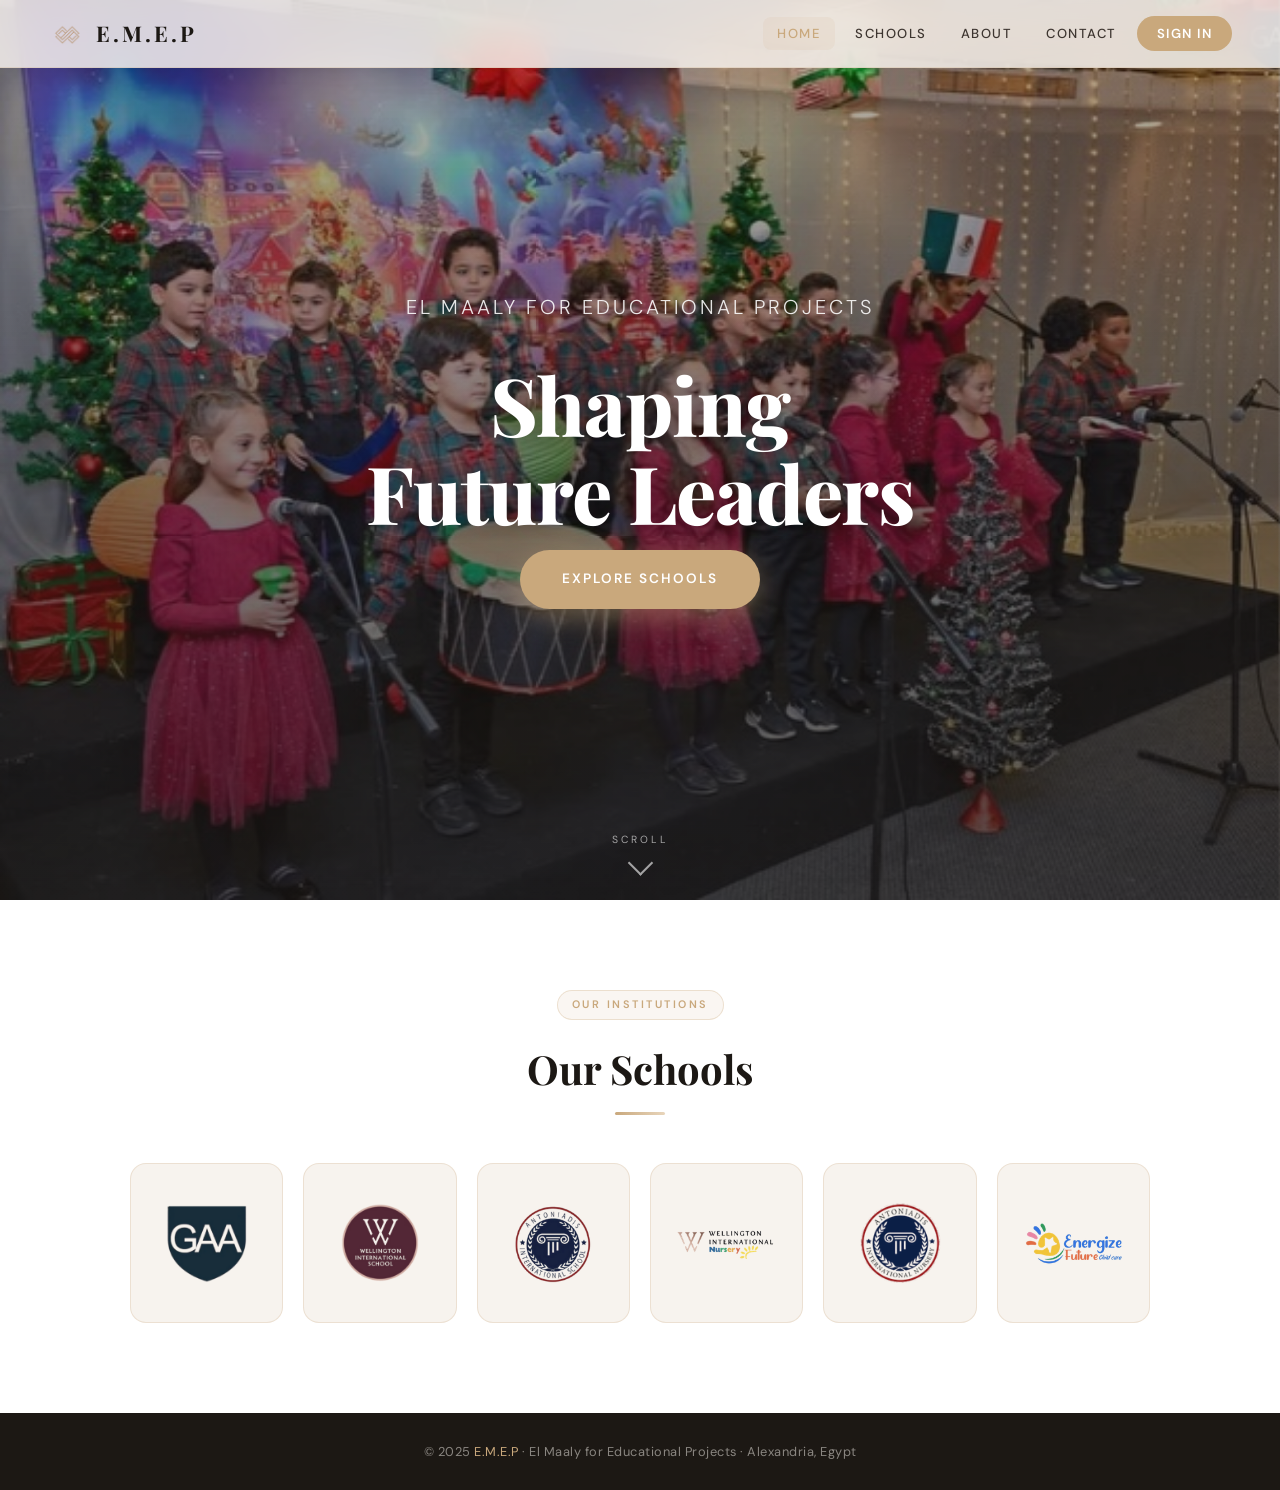
<file: index.html>
<!DOCTYPE html>
<html lang="en">
<head>
  <meta charset="UTF-8">
  <meta name="viewport" content="width=device-width, initial-scale=1.0">
  <title>Home | E.M.E.P</title>
  <link rel="icon" type="image/png" href="img/logo.png">
  <link rel="preconnect" href="https://fonts.googleapis.com">
  <link rel="preconnect" href="https://fonts.gstatic.com" crossorigin>
  <link rel="stylesheet" href="style.css">
</head>
<body>

<!-- ====== NAVBAR ====== -->
<nav class="navbar" id="navbar">
  <div class="nav-left">
    <img src="./img/logo.png" alt="E.M.E.P Logo" class="nav-logo" onerror="this.style.display='none'">
    <span class="logo-text">E.M.E.P</span>
  </div>

  <ul class="nav-links">
    <li><a href="index.html" class="active">Home</a></li>
    <li><a href="#schools">Schools</a></li>
    <li><a href="about.html">About</a></li>
    <li><a href="Contact.html">Contact</a></li>
    <li><a href="signin.html">Sign In</a></li>
  </ul>

  <button class="hamburger" id="hamburger" aria-label="Toggle menu" aria-expanded="false">
    <span></span><span></span><span></span>
  </button>
</nav>

<!-- Mobile menu -->
<div class="mobile-menu" id="mobileMenu" aria-hidden="true">
  <ul>
    <li><a href="index.html" class="active">Home</a></li>
    <li><a href="#schools">Schools</a></li>
    <li><a href="about.html">About</a></li>
    <li><a href="Contact.html">Contact</a></li>
    <li><a href="signin.html">Sign In</a></li>
  </ul>
</div>

<!-- ====== HERO ====== -->
<section class="hero">
  <div class="slider">
    <img src="img/img1.jpg" class="active" alt="">
    <img src="img/img2.jpg" alt="">
    <img src="img/img3.jpg" alt="">
    <img src="img/img4.jpg" alt="">
    <img src="img/img5.jpg" alt="">
    <img src="img/img6.jpg" alt="">
  </div>
  <div class="overlay"></div>

  <div class="hero-text">
    <p>El Maaly for Educational Projects</p>
    <h1>Shaping<br>Future Leaders</h1>
    <a href="#schools" class="btn-hero">Explore Schools</a>
  </div>

  <div class="scroll-hint">
    <span>Scroll</span>
    <div class="arrow"></div>
  </div>
</section>

<!-- ====== SCHOOLS ====== -->
<div id="schools">
  <section class="schools">
    <div class="tag fade-up">Our Institutions</div>
    <h2 class="fade-up" style="animation-delay:0.1s">Our Schools</h2>
    <div class="section-line fade-up" style="animation-delay:0.2s"></div>

    <div class="school-container">
      <div class="school-card fade-up" style="animation-delay:0.1s"><img src="img/Logos/logo1.png" alt="GEMS Academy Alexandria"></div>
      <div class="school-card fade-up" style="animation-delay:0.18s"><img src="img/Logos/logo2.png" alt="Wellington International School"></div>
      <div class="school-card fade-up" style="animation-delay:0.26s"><img src="img/Logos/logo3.png" alt="Wellington International Nursery"></div>
      <div class="school-card fade-up" style="animation-delay:0.34s"><img src="img/Logos/logo4.png" alt="Antoniadis International School"></div>
      <div class="school-card fade-up" style="animation-delay:0.42s"><img src="img/Logos/logo5.png" alt="Antoniadis International Nursery"></div>
      <div class="school-card fade-up" style="animation-delay:0.50s"><img src="img/Logos/logo6.png" alt="Energize Future Child Care - KSA"></div>
    </div>
  </section>
</div>

<!-- ====== FOOTER ====== -->
<footer class="site-footer">
  © 2025 <span>E.M.E.P</span> · El Maaly for Educational Projects · Alexandria, Egypt
</footer>

<script>
  /* --- Navbar scroll shadow --- */
  const navbar = document.getElementById('navbar');
  window.addEventListener('scroll', () => {
    navbar.classList.toggle('scrolled', window.scrollY > 30);
  }, { passive: true });

  /* --- Hamburger / Mobile menu --- */
  const hamburger = document.getElementById('hamburger');
  const mobileMenu = document.getElementById('mobileMenu');
  hamburger.addEventListener('click', () => {
    const open = hamburger.classList.toggle('open');
    mobileMenu.classList.toggle('open', open);
    hamburger.setAttribute('aria-expanded', open);
    mobileMenu.setAttribute('aria-hidden', !open);
    document.body.style.overflow = open ? 'hidden' : '';
  });

  // Close on link click
  mobileMenu.querySelectorAll('a').forEach(a => {
    a.addEventListener('click', () => {
      hamburger.classList.remove('open');
      mobileMenu.classList.remove('open');
      hamburger.setAttribute('aria-expanded', false);
      mobileMenu.setAttribute('aria-hidden', true);
      document.body.style.overflow = '';
    });
  });

  /* --- Slideshow --- */
  let idx = 0;
  const slides = document.querySelectorAll('.slider img');
  function nextSlide() {
    slides[idx].classList.remove('active');
    idx = (idx + 1) % slides.length;
    slides[idx].classList.add('active');
  }
  setInterval(nextSlide, 4200);

  /* --- Scroll fade-up observer --- */
  const observer = new IntersectionObserver(entries => {
    entries.forEach(e => { if (e.isIntersecting) { e.target.classList.add('visible'); observer.unobserve(e.target); } });
  }, { threshold: 0.12 });
  document.querySelectorAll('.fade-up').forEach(el => observer.observe(el));
</script>
</body>
</html>
</file>
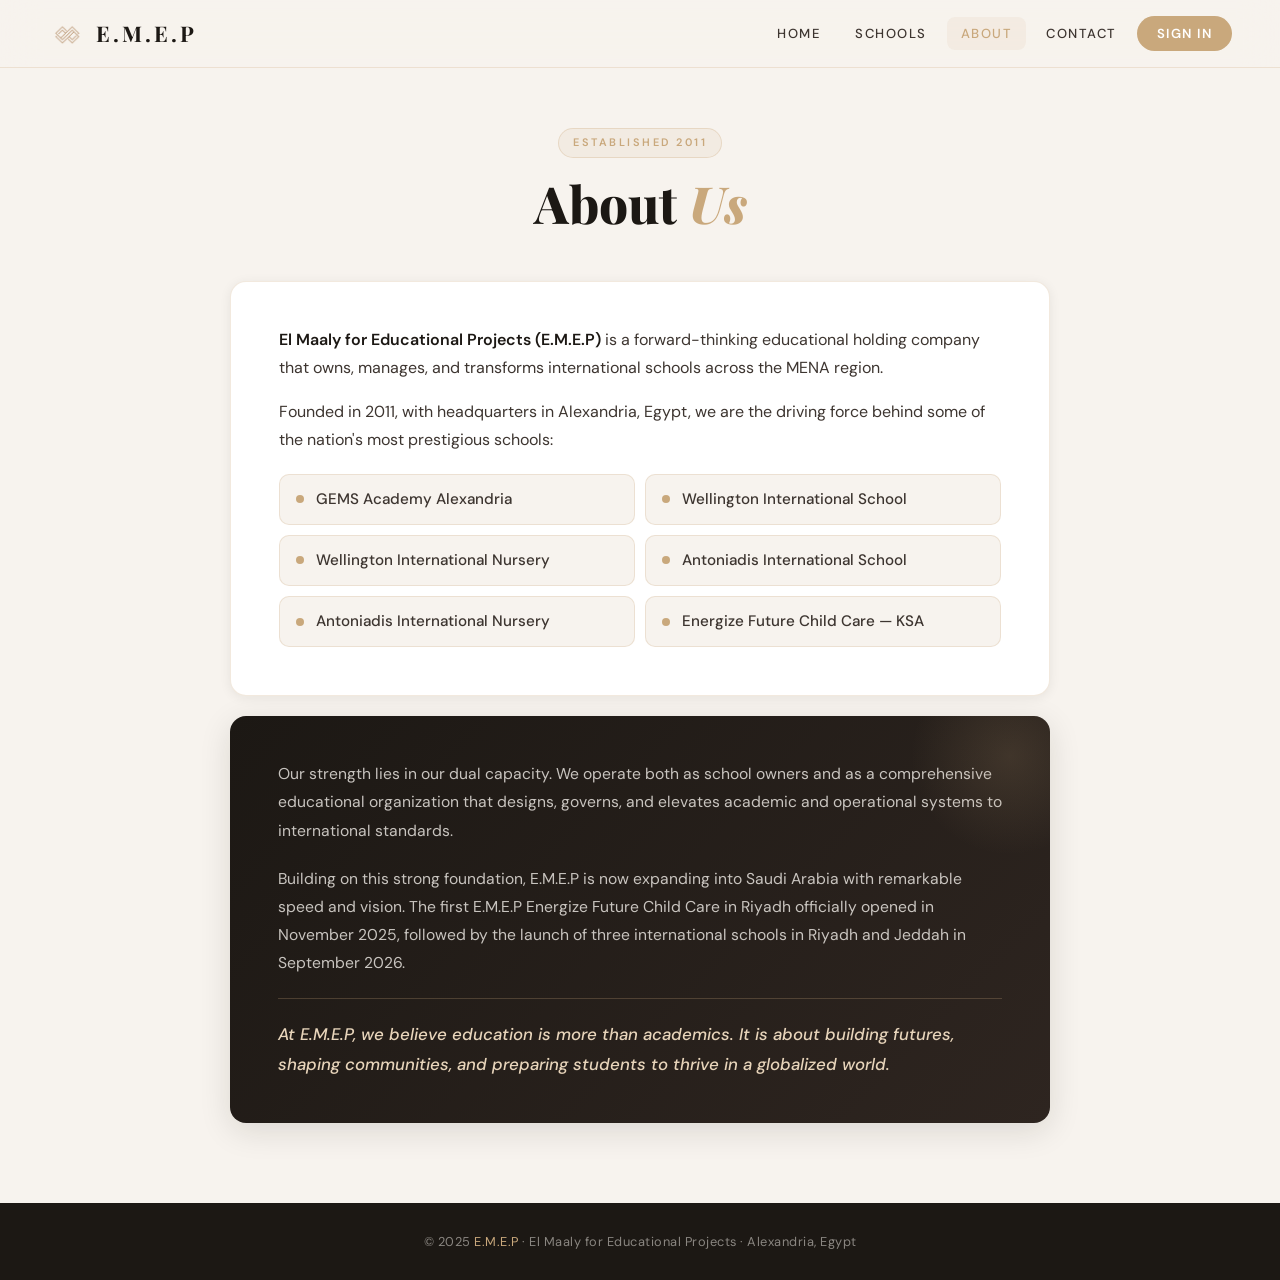
<file: about.html>
<!DOCTYPE html>
<html lang="en">
<head>
  <meta charset="UTF-8">
  <meta name="viewport" content="width=device-width, initial-scale=1.0">
  <title>About | E.M.E.P</title>
  <link rel="icon" type="image/png" href="img/logo.png">
  <link rel="preconnect" href="https://fonts.googleapis.com">
  <link rel="preconnect" href="https://fonts.gstatic.com" crossorigin>
  <link rel="stylesheet" href="style.css">
</head>
<body>

<!-- ====== NAVBAR ====== -->
<nav class="navbar" id="navbar">
  <div class="nav-left">
    <img src="./img/logo.png" alt="E.M.E.P Logo" class="nav-logo" onerror="this.style.display='none'">
    <span class="logo-text">E.M.E.P</span>
  </div>

  <ul class="nav-links">
    <li><a href="index.html">Home</a></li>
    <li><a href="index.html#schools">Schools</a></li>
    <li><a href="about.html" class="active">About</a></li>
    <li><a href="Contact.html">Contact</a></li>
    <li><a href="signin.html">Sign In</a></li>
  </ul>

  <button class="hamburger" id="hamburger" aria-label="Toggle menu" aria-expanded="false">
    <span></span><span></span><span></span>
  </button>
</nav>

<div class="mobile-menu" id="mobileMenu" aria-hidden="true">
  <ul>
    <li><a href="index.html">Home</a></li>
    <li><a href="index.html#schools">Schools</a></li>
    <li><a href="about.html" class="active">About</a></li>
    <li><a href="Contact.html">Contact</a></li>
    <li><a href="signin.html">Sign In</a></li>
  </ul>
</div>

<!-- ====== PAGE CONTENT ====== -->
<main class="page-content">

  <!-- Hero heading -->
  <div class="about-hero fade-up">
    <div class="tag">Established 2011</div>
    <h1 class="highlight-title">About <span>Us</span></h1>
  </div>

  <!-- Intro card -->
  <div class="about-section fade-up">
    <p>
      <strong>El Maaly for Educational Projects (E.M.E.P)</strong> is a forward-thinking educational holding company that owns, manages, and transforms international schools across the MENA region.
    </p>
    <p>
      Founded in 2011, with headquarters in Alexandria, Egypt, we are the driving force behind some of the nation's most prestigious schools:
    </p>
    <ul class="school-list">
      <li>GEMS Academy Alexandria</li>
      <li>Wellington International School</li>
      <li>Wellington International Nursery</li>
      <li>Antoniadis International School</li>
      <li>Antoniadis International Nursery</li>
      <li>Energize Future Child Care — KSA</li>
    </ul>
  </div>

  <!-- Dark card -->
  <div class="about-card fade-up">
    <p>
      Our strength lies in our dual capacity. We operate both as school owners and as a comprehensive educational organization that designs, governs, and elevates academic and operational systems to international standards.
    </p>
    <p>
      Building on this strong foundation, E.M.E.P is now expanding into Saudi Arabia with remarkable speed and vision. The first E.M.E.P Energize Future Child Care in Riyadh officially opened in November 2025, followed by the launch of three international schools in Riyadh and Jeddah in September 2026.
    </p>
    <p>
      At E.M.E.P, we believe education is more than academics. It is about building futures, shaping communities, and preparing students to thrive in a globalized world.
    </p>
  </div>

</main>

<!-- ====== FOOTER ====== -->
<footer class="site-footer">
  © 2025 <span>E.M.E.P</span> · El Maaly for Educational Projects · Alexandria, Egypt
</footer>

<script>
  const navbar = document.getElementById('navbar');
  window.addEventListener('scroll', () => {
    navbar.classList.toggle('scrolled', window.scrollY > 30);
  }, { passive: true });

  const hamburger = document.getElementById('hamburger');
  const mobileMenu = document.getElementById('mobileMenu');
  hamburger.addEventListener('click', () => {
    const open = hamburger.classList.toggle('open');
    mobileMenu.classList.toggle('open', open);
    hamburger.setAttribute('aria-expanded', open);
    mobileMenu.setAttribute('aria-hidden', !open);
    document.body.style.overflow = open ? 'hidden' : '';
  });
  mobileMenu.querySelectorAll('a').forEach(a => {
    a.addEventListener('click', () => {
      hamburger.classList.remove('open');
      mobileMenu.classList.remove('open');
      hamburger.setAttribute('aria-expanded', false);
      mobileMenu.setAttribute('aria-hidden', true);
      document.body.style.overflow = '';
    });
  });

  const observer = new IntersectionObserver(entries => {
    entries.forEach(e => { if (e.isIntersecting) { e.target.classList.add('visible'); observer.unobserve(e.target); } });
  }, { threshold: 0.1 });
  document.querySelectorAll('.fade-up').forEach(el => observer.observe(el));
</script>
</body>
</html>
</file>
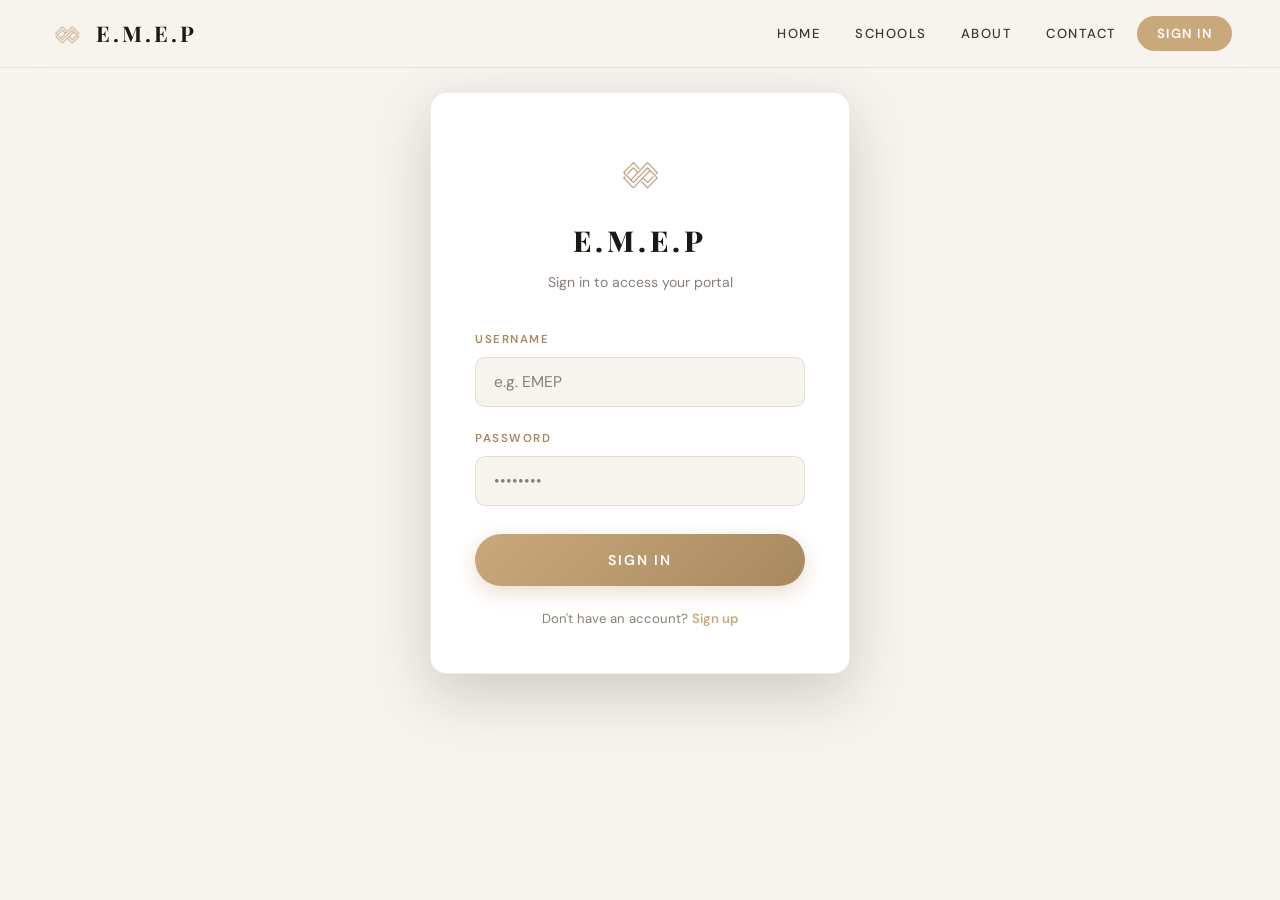
<file: signin.html>
<!DOCTYPE html>
<html lang="en">
<head>
  <meta charset="UTF-8">
  <meta name="viewport" content="width=device-width, initial-scale=1.0">
  <title>Sign In | E.M.E.P</title>
  <link rel="icon" type="image/png" href="img/logo.png">
  <link rel="preconnect" href="https://fonts.googleapis.com">
  <link rel="preconnect" href="https://fonts.gstatic.com" crossorigin>
  <link rel="stylesheet" href="style.css">
</head>
<body>

<!-- ====== NAVBAR ====== -->
<nav class="navbar" id="navbar">
  <div class="nav-left">
    <img src="./img/logo.png" alt="E.M.E.P Logo" class="nav-logo" onerror="this.style.display='none'">
    <span class="logo-text">E.M.E.P</span>
  </div>

  <ul class="nav-links">
    <li><a href="index.html">Home</a></li>
    <li><a href="index.html#schools">Schools</a></li>
    <li><a href="about.html">About</a></li>
    <li><a href="Contact.html">Contact</a></li>
    <li><a href="signin.html" class="active">Sign In</a></li>
  </ul>

  <button class="hamburger" id="hamburger" aria-label="Toggle menu" aria-expanded="false">
    <span></span><span></span><span></span>
  </button>
</nav>

<div class="mobile-menu" id="mobileMenu" aria-hidden="true">
  <ul>
    <li><a href="index.html">Home</a></li>
    <li><a href="index.html#schools">Schools</a></li>
    <li><a href="about.html">About</a></li>
    <li><a href="Contact.html">Contact</a></li>
    <li><a href="signin.html" class="active">Sign In</a></li>
  </ul>
</div>

<!-- ====== SIGN IN WRAPPER ====== -->
<div class="signin-wrapper">
  <div class="signin-card">
    <img src="./img/logo.png" alt="E.M.E.P Logo" class="brand-logo" onerror="this.style.display='none'">
    <div class="brand-name">E.M.E.P</div>
    <p class="subtitle">Sign in to access your portal</p>

    <form id="signin-form" novalidate>
      <div class="input-group">
        <label for="user_name">Username</label>
        <input type="text" id="user_name" name="user_name" placeholder="e.g. EMEP" required autocomplete="username">
      </div>

      <div class="input-group">
        <label for="password">Password</label>
        <input type="password" id="password" name="password" placeholder="••••••••" required autocomplete="current-password">
      </div>

      <div id="signin-error" class="status-msg" role="alert" aria-live="polite"></div>

      <button type="submit" class="btn-primary" style="border:none;">Sign In</button>
    </form>

    <div class="footer-links">
      Don't have an account? <a href="signup.html">Sign up</a>
    </div>
  </div>
</div>

<script>
  /* --- Navbar scroll --- */
  const navbar = document.getElementById('navbar');
  window.addEventListener('scroll', () => {
    navbar.classList.toggle('scrolled', window.scrollY > 30);
  }, { passive: true });

  /* --- Hamburger --- */
  const hamburger = document.getElementById('hamburger');
  const mobileMenu = document.getElementById('mobileMenu');
  hamburger.addEventListener('click', () => {
    const open = hamburger.classList.toggle('open');
    mobileMenu.classList.toggle('open', open);
    hamburger.setAttribute('aria-expanded', open);
    mobileMenu.setAttribute('aria-hidden', !open);
    document.body.style.overflow = open ? 'hidden' : '';
  });
  mobileMenu.querySelectorAll('a').forEach(a => {
    a.addEventListener('click', () => {
      hamburger.classList.remove('open');
      mobileMenu.classList.remove('open');
      hamburger.setAttribute('aria-expanded', false);
      mobileMenu.setAttribute('aria-hidden', true);
      document.body.style.overflow = '';
    });
  });

  /* --- Form submit placeholder --- */
  document.getElementById('signin-form').addEventListener('submit', function(e) {
    e.preventDefault();
    // Hook up your authentication logic here
    const errEl = document.getElementById('signin-error');
    errEl.textContent = 'This portal is not yet connected. Please check back later.';
    errEl.className = 'status-msg error';
  });
</script>
</body>
</html>
</file>
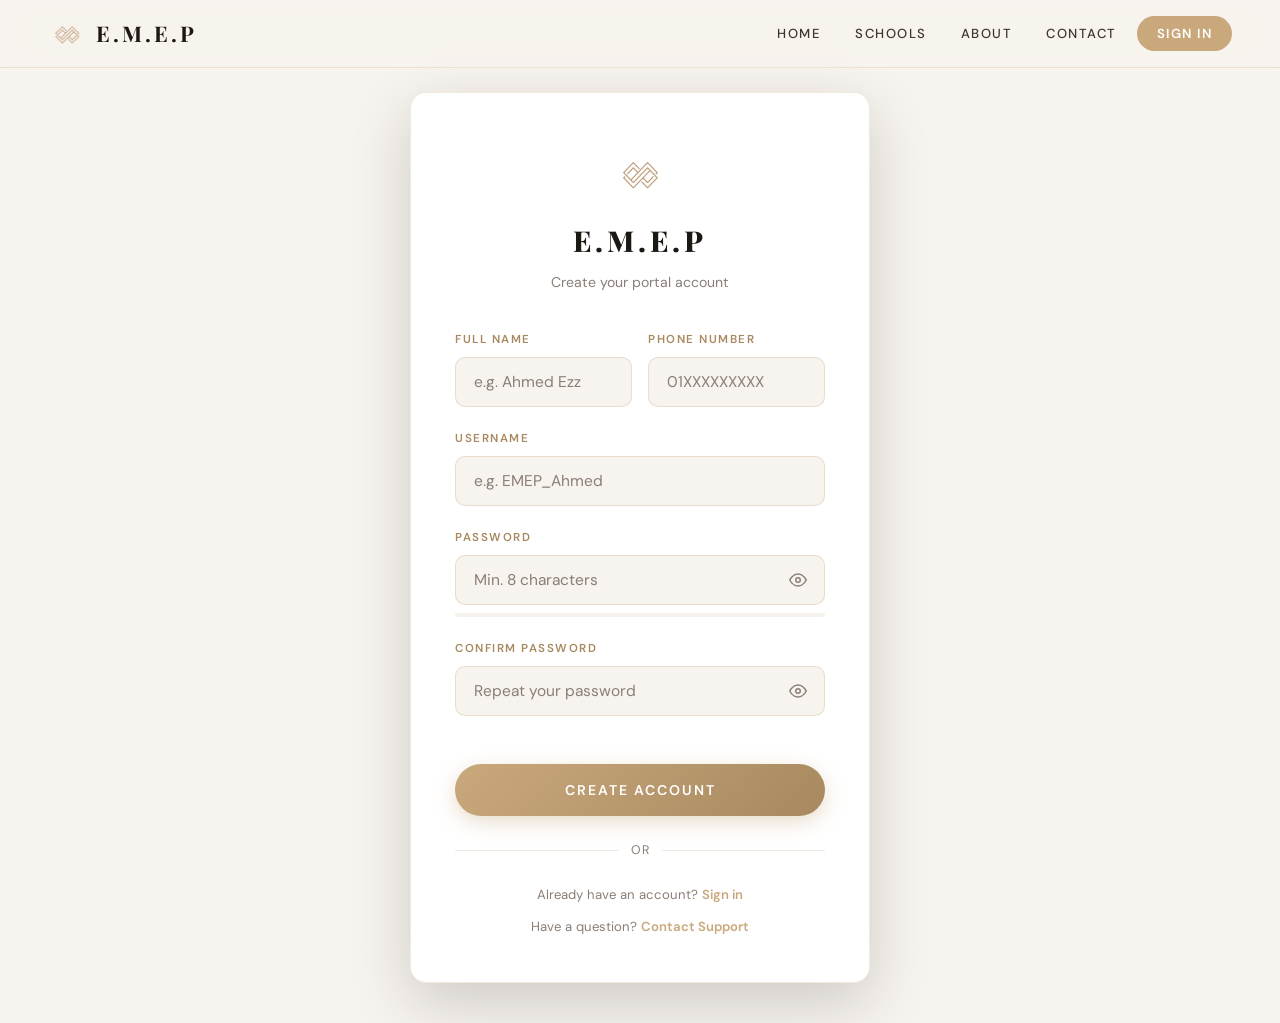
<file: signup.html>
<!DOCTYPE html>
<html lang="en">
<head>
  <meta charset="UTF-8">
  <meta name="viewport" content="width=device-width, initial-scale=1.0">
  <title>Sign Up | E.M.E.P</title>
  <link rel="icon" type="image/png" href="img/logo.png">
  <link rel="preconnect" href="https://fonts.googleapis.com">
  <link rel="preconnect" href="https://fonts.gstatic.com" crossorigin>
  <link rel="stylesheet" href="style.css">
</head>
<body>

<!-- ====== NAVBAR ====== -->
<nav class="navbar" id="navbar">
  <div class="nav-left">
    <img src="./img/logo.png" alt="E.M.E.P Logo" class="nav-logo" onerror="this.style.display='none'">
    <span class="logo-text">E.M.E.P</span>
  </div>

  <ul class="nav-links">
    <li><a href="index.html">Home</a></li>
    <li><a href="index.html#schools">Schools</a></li>
    <li><a href="about.html">About</a></li>
    <li><a href="Contact.html">Contact</a></li>
    <li><a href="signin.html">Sign In</a></li>
  </ul>

  <button class="hamburger" id="hamburger" aria-label="Toggle menu" aria-expanded="false">
    <span></span><span></span><span></span>
  </button>
</nav>

<div class="mobile-menu" id="mobileMenu" aria-hidden="true">
  <ul>
    <li><a href="index.html">Home</a></li>
    <li><a href="index.html#schools">Schools</a></li>
    <li><a href="about.html">About</a></li>
    <li><a href="Contact.html">Contact</a></li>
    <li><a href="signin.html">Sign In</a></li>
  </ul>
</div>

<!-- ====== SIGN UP WRAPPER ====== -->
<div class="signin-wrapper">
  <div class="signin-card" style="max-width: 460px;">
    <img src="./img/logo.png" alt="E.M.E.P Logo" class="brand-logo" onerror="this.style.display='none'">
    <div class="brand-name">E.M.E.P</div>
    <p class="subtitle">Create your portal account</p>

    <form id="signup-form" novalidate>

      <!-- Row: Full name + Phone side by side on wider screens -->
      <div class="form-row">
        <div class="input-group">
          <label for="full_name">Full Name</label>
          <input type="text" id="full_name" name="full_name" placeholder="e.g. Ahmed Ezz" required autocomplete="name">
        </div>
        <div class="input-group">
          <label for="user_phone">Phone Number</label>
          <input type="tel" id="user_phone" name="user_phone" placeholder="01XXXXXXXXX" required autocomplete="tel">
        </div>
      </div>

      <div class="input-group">
        <label for="user_name">Username</label>
        <input type="text" id="user_name" name="user_name" placeholder="e.g. EMEP_Ahmed" required autocomplete="username">
      </div>

      <div class="input-group">
        <label for="password">Password</label>
        <div class="input-eye-wrap">
          <input type="password" id="password" name="password" placeholder="Min. 8 characters" required autocomplete="new-password">
          <button type="button" class="eye-btn" aria-label="Toggle password visibility" data-target="password">
            <svg class="eye-icon" viewBox="0 0 24 24" fill="none" stroke="currentColor" stroke-width="2" stroke-linecap="round" stroke-linejoin="round"><path d="M1 12s4-8 11-8 11 8 11 8-4 8-11 8-11-8-11-8z"/><circle cx="12" cy="12" r="3"/></svg>
          </button>
        </div>
        <div class="password-strength" id="pwd-strength" aria-live="polite"></div>
      </div>

      <div class="input-group">
        <label for="confirm_password">Confirm Password</label>
        <div class="input-eye-wrap">
          <input type="password" id="confirm_password" name="confirm_password" placeholder="Repeat your password" required autocomplete="new-password">
          <button type="button" class="eye-btn" aria-label="Toggle confirm password visibility" data-target="confirm_password">
            <svg class="eye-icon" viewBox="0 0 24 24" fill="none" stroke="currentColor" stroke-width="2" stroke-linecap="round" stroke-linejoin="round"><path d="M1 12s4-8 11-8 11 8 11 8-4 8-11 8-11-8-11-8z"/><circle cx="12" cy="12" r="3"/></svg>
          </button>
        </div>
        <div class="match-hint" id="match-hint" aria-live="polite"></div>
      </div>

      <div id="signup-error" class="status-msg" role="alert" aria-live="polite"></div>

      <button type="submit" class="btn-primary" style="border:none; margin-top:4px;">Create Account</button>
    </form>

    <div class="divider">or</div>

    <div class="footer-links">
      Already have an account? <a href="signin.html">Sign in</a>
    </div>
    <div class="footer-links" style="margin-top:10px;">
      Have a question? <a href="Contact.html">Contact Support</a>
    </div>
  </div>
</div>

<!-- Inline styles only for signup-specific additions -->
<style>
  /* Two-column row on wider cards */
  .form-row {
    display: grid;
    grid-template-columns: 1fr;
    gap: 0;
  }
  @media (min-width: 420px) {
    .form-row {
      grid-template-columns: 1fr 1fr;
      gap: 0 16px;
    }
  }

  /* Input + eye button wrapper */
  .input-eye-wrap {
    position: relative;
  }
  .input-eye-wrap input {
    padding-right: 48px;
  }
  .eye-btn {
    position: absolute;
    right: 14px;
    top: 50%;
    transform: translateY(-50%);
    background: none;
    border: none;
    padding: 4px;
    cursor: pointer;
    color: var(--muted);
    display: flex;
    align-items: center;
    transition: color var(--transition);
  }
  .eye-btn:hover { color: var(--gold); }
  .eye-icon { width: 18px; height: 18px; }

  /* Password strength bar */
  .password-strength {
    margin-top: 8px;
    height: 4px;
    border-radius: 4px;
    background: rgba(201,168,124,0.15);
    overflow: hidden;
    position: relative;
    transition: all 0.4s ease;
  }
  .password-strength::after {
    content: '';
    position: absolute;
    left: 0; top: 0; bottom: 0;
    border-radius: 4px;
    width: var(--strength-w, 0%);
    background: var(--strength-color, transparent);
    transition: width 0.4s ease, background 0.4s ease;
  }
  .strength-label {
    font-size: 0.7rem;
    font-weight: 600;
    letter-spacing: 1px;
    text-transform: uppercase;
    margin-top: 5px;
    color: var(--strength-color, var(--muted));
    display: block;
  }

  /* Match hint */
  .match-hint {
    font-size: 0.75rem;
    font-weight: 500;
    margin-top: 6px;
    min-height: 16px;
    transition: color 0.3s ease;
  }
  .match-hint.ok  { color: #3a7a46; }
  .match-hint.bad { color: #b33; }
</style>

<script>
  /* --- Navbar scroll --- */
  const navbar = document.getElementById('navbar');
  window.addEventListener('scroll', () => {
    navbar.classList.toggle('scrolled', window.scrollY > 30);
  }, { passive: true });

  /* --- Hamburger --- */
  const hamburger = document.getElementById('hamburger');
  const mobileMenu = document.getElementById('mobileMenu');
  hamburger.addEventListener('click', () => {
    const open = hamburger.classList.toggle('open');
    mobileMenu.classList.toggle('open', open);
    hamburger.setAttribute('aria-expanded', open);
    mobileMenu.setAttribute('aria-hidden', !open);
    document.body.style.overflow = open ? 'hidden' : '';
  });
  mobileMenu.querySelectorAll('a').forEach(a => {
    a.addEventListener('click', () => {
      hamburger.classList.remove('open');
      mobileMenu.classList.remove('open');
      hamburger.setAttribute('aria-expanded', false);
      mobileMenu.setAttribute('aria-hidden', true);
      document.body.style.overflow = '';
    });
  });

  /* --- Show/Hide password toggle --- */
  document.querySelectorAll('.eye-btn').forEach(btn => {
    btn.addEventListener('click', () => {
      const input = document.getElementById(btn.dataset.target);
      const isText = input.type === 'text';
      input.type = isText ? 'password' : 'text';
      // Swap icon opacity as visual cue
      btn.style.opacity = isText ? '1' : '0.5';
    });
  });

  /* --- Password strength meter --- */
  const pwdInput     = document.getElementById('password');
  const strengthBar  = document.getElementById('pwd-strength');

  pwdInput.addEventListener('input', () => {
    const val = pwdInput.value;
    let score = 0;
    if (val.length >= 8)                     score++;
    if (/[A-Z]/.test(val))                   score++;
    if (/[0-9]/.test(val))                   score++;
    if (/[^A-Za-z0-9]/.test(val))            score++;

    const levels = [
      { w: '0%',   color: 'transparent',  label: '' },
      { w: '30%',  color: '#e05c5c',      label: 'Weak' },
      { w: '60%',  color: '#e0a030',      label: 'Fair' },
      { w: '80%',  color: '#6ab04c',      label: 'Good' },
      { w: '100%', color: '#3a7a46',      label: 'Strong' },
    ];

    const lvl = val.length === 0 ? levels[0] : levels[score] || levels[1];
    strengthBar.style.setProperty('--strength-w', lvl.w);
    strengthBar.style.setProperty('--strength-color', lvl.color);

    // Remove old label
    const old = strengthBar.nextElementSibling;
    if (old && old.classList.contains('strength-label')) old.remove();

    if (val.length > 0) {
      const lbl = document.createElement('span');
      lbl.className = 'strength-label';
      lbl.style.color = lvl.color;
      lbl.textContent = lvl.label;
      strengthBar.insertAdjacentElement('afterend', lbl);
    }

    checkMatch();
  });

  /* --- Password match hint --- */
  const confirmInput = document.getElementById('confirm_password');
  const matchHint    = document.getElementById('match-hint');

  function checkMatch() {
    if (!confirmInput.value) { matchHint.textContent = ''; matchHint.className = 'match-hint'; return; }
    if (pwdInput.value === confirmInput.value) {
      matchHint.textContent = '✓ Passwords match';
      matchHint.className = 'match-hint ok';
    } else {
      matchHint.textContent = '✗ Passwords do not match';
      matchHint.className = 'match-hint bad';
    }
  }
  confirmInput.addEventListener('input', checkMatch);

  /* --- Form submit --- */
  document.getElementById('signup-form').addEventListener('submit', function(e) {
    e.preventDefault();
    const errEl = document.getElementById('signup-error');

    if (pwdInput.value !== confirmInput.value) {
      errEl.textContent = '✗ Passwords do not match. Please try again.';
      errEl.className = 'status-msg error';
      confirmInput.focus();
      return;
    }
    if (pwdInput.value.length < 8) {
      errEl.textContent = '✗ Password must be at least 8 characters.';
      errEl.className = 'status-msg error';
      pwdInput.focus();
      return;
    }

    errEl.className = 'status-msg';
    // Hook up your registration logic here
    errEl.textContent = 'Registration portal coming soon. Contact support for access.';
    errEl.className = 'status-msg success';
  });
</script>
</body>
</html>
</file>
<file: style.css>
/* ============================================
   E.M.E.P — GLOBAL STYLESHEET
   Mobile-First · Luxury Refined
   ============================================ */

@import url('https://fonts.googleapis.com/css2?family=Playfair+Display:ital,wght@0,400;0,600;0,700;0,800;1,400;1,600&family=DM+Sans:wght@300;400;500;600&display=swap');

/* --- CSS Variables --- */
:root {
  --gold:        #C9A87C;
  --gold-dark:   #a8895f;
  --gold-light:  #e8d5bb;
  --cream:       #F7F3EE;
  --ink:         #1C1814;
  --ink-mid:     #3d3530;
  --muted:       #8a7e76;
  --white:       #ffffff;
  --card-bg:     #ffffff;
  --border:      rgba(201,168,124,0.25);
  --shadow-sm:   0 2px 12px rgba(28,24,20,0.07);
  --shadow-md:   0 8px 32px rgba(28,24,20,0.12);
  --shadow-lg:   0 20px 60px rgba(28,24,20,0.18);
  --radius:      16px;
  --radius-sm:   10px;
  --nav-h:       68px;
  --transition:  0.35s cubic-bezier(0.4,0,0.2,1);
  /* legacy alias used inline by original files */
  --primary-color: var(--gold);
}

/* --- Reset & Base --- */
*, *::before, *::after { margin:0; padding:0; box-sizing:border-box; }

html {
  scroll-behavior: smooth;
  font-size: 16px;
  -webkit-text-size-adjust: 100%;
}

body {
  font-family: 'DM Sans', sans-serif;
  background: var(--cream);
  color: var(--ink);
  min-height: 100vh;
  overflow-x: hidden;
  line-height: 1.65;
}

img { display:block; max-width:100%; height:auto; }
a   { color: inherit; text-decoration: none; }
ul  { list-style: none; }
button { cursor: pointer; font-family: inherit; }

/* ============================================
   NAVBAR
   ============================================ */
.navbar {
  position: fixed;
  top: 0; left: 0; right: 0;
  z-index: 1000;
  height: var(--nav-h);
  display: flex;
  align-items: center;
  justify-content: space-between;
  padding: 0 24px;
  background: rgba(247,243,238,0.85);
  backdrop-filter: blur(18px) saturate(1.4);
  -webkit-backdrop-filter: blur(18px) saturate(1.4);
  border-bottom: 1px solid var(--border);
  transition: box-shadow var(--transition), background var(--transition);
}

.navbar.scrolled {
  background: rgba(247,243,238,0.97);
  box-shadow: var(--shadow-sm);
}

/* Brand */
.nav-left {
  display: flex;
  align-items: center;
  gap: 10px;
  flex-shrink: 0;
}

.nav-logo {
  width: 38px;
  height: 38px;
  object-fit: contain;
  border-radius: 8px;
}

.logo-text {
  font-family: 'Playfair Display', serif;
  font-size: 1.35rem;
  font-weight: 700;
  letter-spacing: 3px;
  color: var(--ink);
}

/* Desktop Links */
.nav-links {
  display: none;
  align-items: center;
  gap: 6px;
}

.nav-links li a {
  font-size: 0.82rem;
  font-weight: 500;
  letter-spacing: 1.5px;
  text-transform: uppercase;
  color: var(--ink-mid);
  padding: 8px 14px;
  border-radius: 8px;
  transition: color var(--transition), background var(--transition);
  position: relative;
}

.nav-links li a:hover,
.nav-links li a.active {
  color: var(--gold);
  background: rgba(201,168,124,0.1);
}

/* Sign-In pill */
.nav-links li:last-child a {
  background: var(--gold);
  color: var(--white);
  padding: 9px 20px;
  border-radius: 50px;
  font-weight: 600;
}
.nav-links li:last-child a:hover {
  background: var(--gold-dark);
  color: var(--white);
}

/* Hamburger */
.hamburger {
  display: flex;
  flex-direction: column;
  gap: 5px;
  padding: 8px;
  cursor: pointer;
  border: none;
  background: transparent;
  border-radius: 8px;
  transition: background var(--transition);
}
.hamburger:hover { background: rgba(201,168,124,0.1); }
.hamburger span {
  display: block;
  width: 24px;
  height: 2px;
  background: var(--ink);
  border-radius: 2px;
  transition: transform 0.35s ease, opacity 0.35s ease;
  transform-origin: center;
}
.hamburger.open span:nth-child(1) { transform: translateY(7px) rotate(45deg); }
.hamburger.open span:nth-child(2) { opacity: 0; transform: scaleX(0); }
.hamburger.open span:nth-child(3) { transform: translateY(-7px) rotate(-45deg); }

/* Mobile Menu Drawer */
.mobile-menu {
  position: fixed;
  top: var(--nav-h);
  left: 0; right: 0;
  z-index: 999;
  background: rgba(247,243,238,0.98);
  backdrop-filter: blur(20px);
  -webkit-backdrop-filter: blur(20px);
  border-bottom: 1px solid var(--border);
  transform: translateY(-110%);
  transition: transform 0.4s cubic-bezier(0.4,0,0.2,1);
  padding: 20px 24px 28px;
}
.mobile-menu.open { transform: translateY(0); }

.mobile-menu ul {
  display: flex;
  flex-direction: column;
  gap: 4px;
}
.mobile-menu ul li a {
  display: block;
  padding: 14px 16px;
  font-size: 1rem;
  font-weight: 500;
  letter-spacing: 0.5px;
  color: var(--ink-mid);
  border-radius: 10px;
  transition: background var(--transition), color var(--transition);
}
.mobile-menu ul li a:hover,
.mobile-menu ul li a.active { background: rgba(201,168,124,0.12); color: var(--gold); }
.mobile-menu ul li:last-child a {
  background: var(--gold);
  color: var(--white);
  text-align: center;
  font-weight: 600;
  margin-top: 8px;
  letter-spacing: 1px;
  border-radius: 50px;
}
.mobile-menu ul li:last-child a:hover { background: var(--gold-dark); color: var(--white); }


/* ============================================
   PAGE WRAPPER
   ============================================ */
.page-content {
  padding-top: calc(var(--nav-h) + 40px);
  padding-bottom: 80px;
  padding-left: 20px;
  padding-right: 20px;
  max-width: 900px;
  margin: 0 auto;
}


/* ============================================
   HERO (index.html)
   ============================================ */
.hero {
  position: relative;
  height: 100svh;
  min-height: 560px;
  overflow: hidden;
  display: flex;
  align-items: center;
  justify-content: center;
}

.slider {
  position: absolute;
  inset: 0;
}
.slider img {
  position: absolute;
  inset: 0;
  width: 100%; height: 100%;
  object-fit: cover;
  opacity: 0;
  transition: opacity 1.2s ease;
  will-change: opacity;
}
.slider img.active { opacity: 1; }

/* Gradient overlay – richer on mobile */
.overlay {
  position: absolute;
  inset: 0;
  background: linear-gradient(
    to bottom,
    rgba(28,24,20,0.30) 0%,
    rgba(28,24,20,0.55) 50%,
    rgba(28,24,20,0.75) 100%
  );
  z-index: 1;
}

.hero-text {
  position: relative;
  z-index: 2;
  text-align: center;
  color: var(--white);
  padding: 0 24px;
  animation: heroFadeUp 1.1s ease both;
}

@keyframes heroFadeUp {
  from { opacity:0; transform: translateY(30px); }
  to   { opacity:1; transform: translateY(0); }
}

.hero-text h1 {
  font-family: 'Playfair Display', serif;
  font-size: clamp(2.2rem, 8vw, 5rem);
  font-weight: 800;
  line-height: 1.1;
  letter-spacing: -1px;
  margin-bottom: 14px;
  text-shadow: 0 4px 24px rgba(0,0,0,0.4);
}

.hero-text p {
  font-size: clamp(0.95rem, 3vw, 1.25rem);
  font-weight: 300;
  letter-spacing: 3px;
  text-transform: uppercase;
  opacity: 0.88;
  margin-bottom: 36px;
}

.hero-text .btn-hero {
  display: inline-block;
  padding: 16px 40px;
  background: var(--gold);
  color: var(--white);
  border-radius: 50px;
  font-size: 0.85rem;
  font-weight: 600;
  letter-spacing: 2px;
  text-transform: uppercase;
  border: 2px solid transparent;
  transition: background var(--transition), transform var(--transition), box-shadow var(--transition);
  box-shadow: 0 8px 28px rgba(201,168,124,0.45);
}
.hero-text .btn-hero:hover {
  background: transparent;
  border-color: var(--white);
  transform: translateY(-3px);
  box-shadow: 0 14px 40px rgba(0,0,0,0.3);
}

/* Scroll indicator */
.scroll-hint {
  position: absolute;
  bottom: 28px;
  left: 50%;
  transform: translateX(-50%);
  z-index: 2;
  display: flex;
  flex-direction: column;
  align-items: center;
  gap: 6px;
  opacity: 0.6;
}
.scroll-hint span {
  font-size: 0.65rem;
  letter-spacing: 3px;
  text-transform: uppercase;
  color: var(--white);
}
.scroll-hint .arrow {
  width: 18px;
  height: 18px;
  border-right: 2px solid var(--white);
  border-bottom: 2px solid var(--white);
  transform: rotate(45deg);
  animation: bounce 1.6s ease infinite;
}
@keyframes bounce {
  0%,100% { transform: rotate(45deg) translateY(0); }
  50%      { transform: rotate(45deg) translateY(5px); }
}


/* ============================================
   SCHOOLS SECTION (index.html)
   ============================================ */
#schools {
  background: var(--white);
}

.schools {
  padding: 70px 20px;
  max-width: 1100px;
  margin: 0 auto;
  text-align: center;
}

.schools h2 {
  font-family: 'Playfair Display', serif;
  font-size: clamp(1.7rem, 4vw, 2.5rem);
  font-weight: 700;
  color: var(--ink);
  margin-bottom: 10px;
}

.section-line {
  width: 50px;
  height: 3px;
  background: linear-gradient(90deg, var(--gold), var(--gold-light));
  border-radius: 2px;
  margin: 0 auto 48px;
}

.school-container {
  display: grid;
  grid-template-columns: repeat(2, 1fr);
  gap: 16px;
  max-width: 720px;
  margin: 0 auto;
}

.school-card {
  background: var(--cream);
  border: 1px solid var(--border);
  border-radius: var(--radius);
  padding: 28px 20px;
  display: flex;
  align-items: center;
  justify-content: center;
  transition: transform var(--transition), box-shadow var(--transition), border-color var(--transition);
  aspect-ratio: 4/3;
  overflow: hidden;
}
.school-card:hover {
  transform: translateY(-6px);
  box-shadow: var(--shadow-md);
  border-color: var(--gold);
}
.school-card img {
  max-height: 80px;
  width: auto;
  object-fit: contain;
  filter: grayscale(20%);
  transition: filter var(--transition), transform var(--transition);
}
.school-card:hover img {
  filter: grayscale(0%);
  transform: scale(1.06);
}


/* ============================================
   ABOUT PAGE
   ============================================ */
.about-hero {
  text-align: center;
  padding: 20px 0 48px;
}

.about-hero .eyebrow {
  font-size: 0.72rem;
  font-weight: 600;
  letter-spacing: 4px;
  text-transform: uppercase;
  color: var(--gold);
  margin-bottom: 14px;
}

.highlight-title {
  font-family: 'Playfair Display', serif;
  font-size: clamp(2rem, 6vw, 3.2rem);
  font-weight: 800;
  color: var(--ink);
  line-height: 1.15;
}
.highlight-title span { color: var(--gold); font-style: italic; }

.about-section {
  background: var(--white);
  border: 1px solid var(--border);
  border-radius: var(--radius);
  padding: 36px 28px;
  margin-bottom: 20px;
  box-shadow: var(--shadow-sm);
}

.about-section p {
  font-size: 1rem;
  color: var(--ink-mid);
  margin-bottom: 16px;
  line-height: 1.75;
}
.about-section p:last-child { margin-bottom: 0; }
.about-section strong { color: var(--ink); font-weight: 600; }

.school-list {
  display: grid;
  grid-template-columns: 1fr;
  gap: 10px;
  margin: 20px 0 4px;
}

.school-list li {
  display: flex;
  align-items: center;
  gap: 12px;
  font-size: 0.95rem;
  font-weight: 500;
  color: var(--ink-mid);
  padding: 12px 16px;
  background: var(--cream);
  border-radius: 10px;
  border: 1px solid var(--border);
  transition: border-color var(--transition), transform var(--transition);
}
.school-list li:hover { border-color: var(--gold); transform: translateX(4px); }
.school-list li::before {
  content: '';
  width: 8px;
  height: 8px;
  border-radius: 50%;
  background: var(--gold);
  flex-shrink: 0;
}

.about-card {
  background: linear-gradient(135deg, var(--ink) 0%, #2e2520 100%);
  border-radius: var(--radius);
  padding: 36px 28px;
  box-shadow: var(--shadow-md);
  position: relative;
  overflow: hidden;
}
.about-card::before {
  content: '';
  position: absolute;
  top: -60px; right: -60px;
  width: 200px; height: 200px;
  border-radius: 50%;
  background: radial-gradient(circle, rgba(201,168,124,0.15) 0%, transparent 70%);
}

.about-card p {
  font-size: 0.98rem;
  color: rgba(247,243,238,0.78);
  line-height: 1.8;
  margin-bottom: 20px;
}
.about-card p:last-child {
  color: var(--gold-light);
  font-weight: 500;
  font-style: italic;
  border-top: 1px solid rgba(201,168,124,0.25);
  padding-top: 20px;
  margin-bottom: 0;
  font-size: 1.05rem;
}


/* ============================================
   CONTACT / FORM
   ============================================ */
.form-card {
  background: var(--white);
  border-radius: var(--radius);
  border: 1px solid var(--border);
  box-shadow: var(--shadow-md);
  overflow: hidden;
  max-width: 640px;
  margin: 0 auto;
}

.form-card .header {
  background: linear-gradient(135deg, var(--ink) 0%, #2e2520 100%);
  padding: 36px 32px;
  text-align: center;
  position: relative;
  overflow: hidden;
}
.form-card .header::after {
  content: '';
  position: absolute;
  bottom: -30px; left: 50%; transform: translateX(-50%);
  width: 120%; height: 60px;
  background: var(--white);
  border-radius: 50%;
}

.form-card .header h2 {
  font-family: 'Playfair Display', serif;
  font-size: 1.9rem;
  font-weight: 700;
  color: var(--white);
  margin-bottom: 6px;
  position: relative;
  z-index: 1;
}
.form-card .header p {
  font-size: 0.88rem;
  color: rgba(247,243,238,0.65);
  letter-spacing: 1px;
  position: relative;
  z-index: 1;
}

.form-body {
  padding: 48px 28px 36px;
}

.input-group {
  margin-bottom: 22px;
}
.input-group label {
  display: block;
  font-size: 0.72rem;
  font-weight: 600;
  letter-spacing: 1.5px;
  text-transform: uppercase;
  color: var(--gold-dark);
  margin-bottom: 8px;
}
.input-group input,
.input-group select,
.input-group textarea {
  width: 100%;
  padding: 14px 18px;
  font-size: 0.97rem;
  font-family: 'DM Sans', sans-serif;
  color: var(--ink);
  background: var(--cream);
  border: 1.5px solid rgba(201,168,124,0.3);
  border-radius: var(--radius-sm);
  outline: none;
  transition: border-color var(--transition), box-shadow var(--transition), background var(--transition);
  -webkit-appearance: none;
  appearance: none;
}
.input-group input::placeholder,
.input-group textarea::placeholder { color: var(--muted); }
.input-group input:focus,
.input-group select:focus,
.input-group textarea:focus {
  border-color: var(--gold);
  background: var(--white);
  box-shadow: 0 0 0 4px rgba(201,168,124,0.12);
}
.input-group textarea { resize: vertical; min-height: 110px; }
.input-group select {
  background-image: url("data:image/svg+xml,%3Csvg xmlns='http://www.w3.org/2000/svg' width='12' height='8' viewBox='0 0 12 8'%3E%3Cpath d='M1 1l5 5 5-5' stroke='%23C9A87C' stroke-width='2' fill='none' stroke-linecap='round'/%3E%3C/svg%3E");
  background-repeat: no-repeat;
  background-position: right 18px center;
  cursor: pointer;
}

button[type="submit"],
.btn-primary {
  width: 100%;
  padding: 17px;
  background: linear-gradient(135deg, var(--gold) 0%, var(--gold-dark) 100%);
  color: var(--white);
  border: none;
  border-radius: 50px;
  font-size: 0.88rem;
  font-weight: 600;
  letter-spacing: 2px;
  text-transform: uppercase;
  transition: transform var(--transition), box-shadow var(--transition), opacity var(--transition);
  box-shadow: 0 6px 20px rgba(201,168,124,0.4);
  margin-top: 6px;
}
button[type="submit"]:hover,
.btn-primary:hover {
  transform: translateY(-3px);
  box-shadow: 0 12px 32px rgba(201,168,124,0.5);
}
button[type="submit"]:active { transform: translateY(0); }
button[type="submit"]:disabled { opacity: 0.6; cursor: not-allowed; transform: none; }

/* Status banner */
.status-msg {
  display: none;
  padding: 14px 20px;
  border-radius: var(--radius-sm);
  font-size: 0.9rem;
  font-weight: 500;
  text-align: center;
  margin-top: 16px;
}
.status-msg.success {
  display: block;
  background: rgba(99,163,110,0.12);
  border: 1px solid rgba(99,163,110,0.35);
  color: #3a7a46;
}
.status-msg.error {
  display: block;
  background: rgba(220,80,80,0.1);
  border: 1px solid rgba(220,80,80,0.3);
  color: #b33;
}


/* ============================================
   SIGN IN PAGE
   ============================================ */
body.signin-page {
  display: flex;
  flex-direction: column;
  align-items: center;
  justify-content: center;
  min-height: 100vh;
  padding: 0;
  background: var(--cream);
  background-image: radial-gradient(circle at 2px 2px, rgba(201,168,124,0.1) 1px, transparent 0);
  background-size: 28px 28px;
}

.signin-wrapper {
  width: 100%;
  padding: calc(var(--nav-h) + 24px) 20px 40px;
  display: flex;
  align-items: center;
  justify-content: center;
}

.signin-card {
  background: var(--white);
  border: 1px solid var(--border);
  border-radius: var(--radius);
  box-shadow: var(--shadow-lg);
  padding: 48px 32px 40px;
  width: 100%;
  max-width: 420px;
  text-align: center;
  animation: cardReveal 0.7s ease both;
}

@keyframes cardReveal {
  from { opacity:0; transform: translateY(24px); }
  to   { opacity:1; transform: translateY(0); }
}

.signin-card .brand-logo {
  width: 56px;
  height: 56px;
  object-fit: contain;
  border-radius: 12px;
  margin: 0 auto 16px;
}

.signin-card .brand-name {
  font-family: 'Playfair Display', serif;
  font-size: 1.8rem;
  font-weight: 800;
  letter-spacing: 4px;
  color: var(--ink);
  margin-bottom: 6px;
}

.signin-card .subtitle {
  font-size: 0.88rem;
  color: var(--muted);
  margin-bottom: 36px;
}

.signin-card .input-group { text-align: left; }

.footer-links {
  margin-top: 22px;
  font-size: 0.82rem;
  color: var(--muted);
}
.footer-links a {
  color: var(--gold);
  font-weight: 600;
}
.footer-links a:hover { text-decoration: underline; }

/* Divider */
.divider {
  display: flex;
  align-items: center;
  gap: 12px;
  margin: 24px 0;
  color: var(--muted);
  font-size: 0.78rem;
  letter-spacing: 1px;
  text-transform: uppercase;
}
.divider::before, .divider::after {
  content:'';
  flex:1;
  height: 1px;
  background: var(--border);
}


/* ============================================
   UTILITY / SHARED
   ============================================ */
.fade-up {
  opacity: 0;
  transform: translateY(28px);
  transition: opacity 0.65s ease, transform 0.65s ease;
}
.fade-up.visible { opacity:1; transform: translateY(0); }

.tag {
  display: inline-block;
  font-size: 0.68rem;
  font-weight: 600;
  letter-spacing: 2.5px;
  text-transform: uppercase;
  color: var(--gold);
  background: rgba(201,168,124,0.1);
  border: 1px solid rgba(201,168,124,0.3);
  padding: 5px 14px;
  border-radius: 50px;
  margin-bottom: 16px;
}


/* ============================================
   FOOTER STRIP
   ============================================ */
.site-footer {
  background: var(--ink);
  color: rgba(247,243,238,0.5);
  text-align: center;
  padding: 28px 20px;
  font-size: 0.8rem;
  letter-spacing: 0.5px;
}
.site-footer span { color: var(--gold); }


/* ============================================
   RESPONSIVE — TABLET (≥ 640px)
   ============================================ */
@media (min-width: 640px) {
  .school-container {
    grid-template-columns: repeat(3, 1fr);
  }
  .school-list {
    grid-template-columns: 1fr 1fr;
  }
  .form-body { padding: 52px 40px 40px; }
  .signin-card { padding: 52px 44px 44px; }
}

/* ============================================
   RESPONSIVE — DESKTOP (≥ 900px)
   ============================================ */
@media (min-width: 900px) {
  .navbar { padding: 0 48px; }
  .nav-links { display: flex; }
  .hamburger { display: none; }
  .mobile-menu { display: none !important; }

  .page-content {
    padding-left: 40px;
    padding-right: 40px;
  }

  .schools { padding: 90px 40px; }
  .school-container { grid-template-columns: repeat(3, 1fr); max-width: 900px; gap: 20px; }
  .school-card { aspect-ratio: auto; padding: 38px 24px; min-height: 160px; }

  .about-section, .about-card { padding: 44px 48px; }
}

@media (min-width: 1100px) {
  .school-container { grid-template-columns: repeat(6, 1fr); max-width: 1080px; }
}


/* ============================================
   ANIMATIONS — reduced-motion respect
   ============================================ */
@media (prefers-reduced-motion: reduce) {
  *, *::before, *::after {
    animation-duration: 0.01ms !important;
    transition-duration: 0.01ms !important;
  }
  .slider img { transition: none; }
}
</file>
